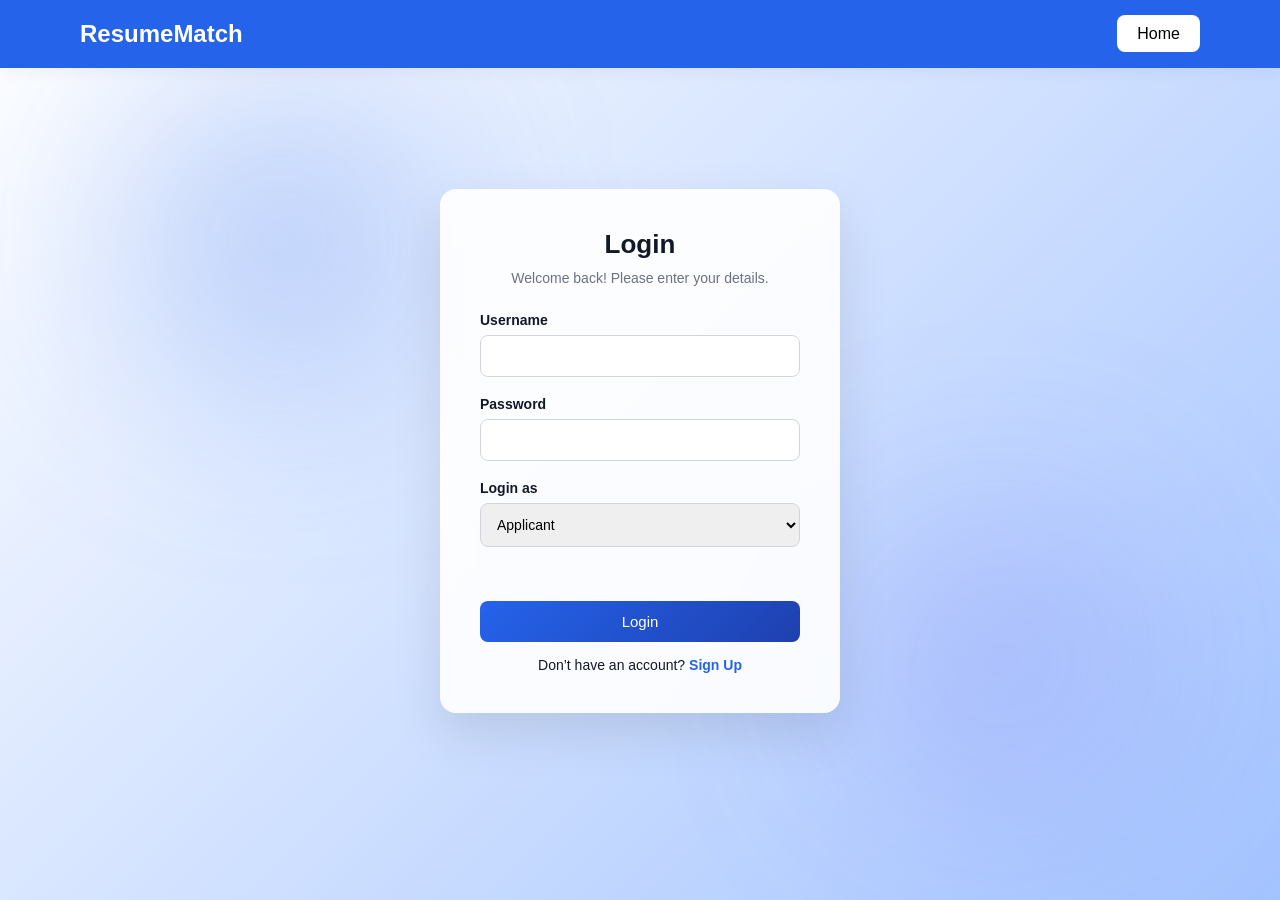
<file: Frontend/login.html>
<!DOCTYPE html>
<html lang="en">
<head>
  <meta charset="UTF-8">
  <title>Login | ResumeMatch</title>
  <link rel="stylesheet" href="login.css">
  <link rel="icon" href="https://cdn-icons-png.flaticon.com/512/1870/1870080.png">
</head>
<body>

<!-- Navbar -->
<nav class="navbar">
  <div class="logo">ResumeMatch</div>
  <div class="nav-buttons">
    <a href="index.html" class="nav-button">Home</a>
  </div>
</nav>

<!-- Auth Section -->
<section class="auth-section">
  <div class="auth-box">

    <h2 id="form-title">Login</h2>
    <p class="sub-text">Welcome back! Please enter your details.</p>

    <form id="auth-form">

      <div class="input-group">
        <label>Username</label>
        <input type="text" id="username" required>
      </div>

      <div class="input-group">
        <label>Password</label>
        <input type="password" id="password" required>
      </div>

      <div class="input-group">
        <label>Login as</label>
        <select id="role">
          <option value="applicant">Applicant</option>
          <option value="recruiter">Recruiter</option>
        </select>
      </div>

      <button type="submit" class="btn-primary full">Login</button>

      <p class="switch">
        Don’t have an account?
        <span onclick="toggleForm()">Sign Up</span>
      </p>

    </form>
  </div>
</section>

<script src="auth.js"></script>
</body>
</html>
</file>
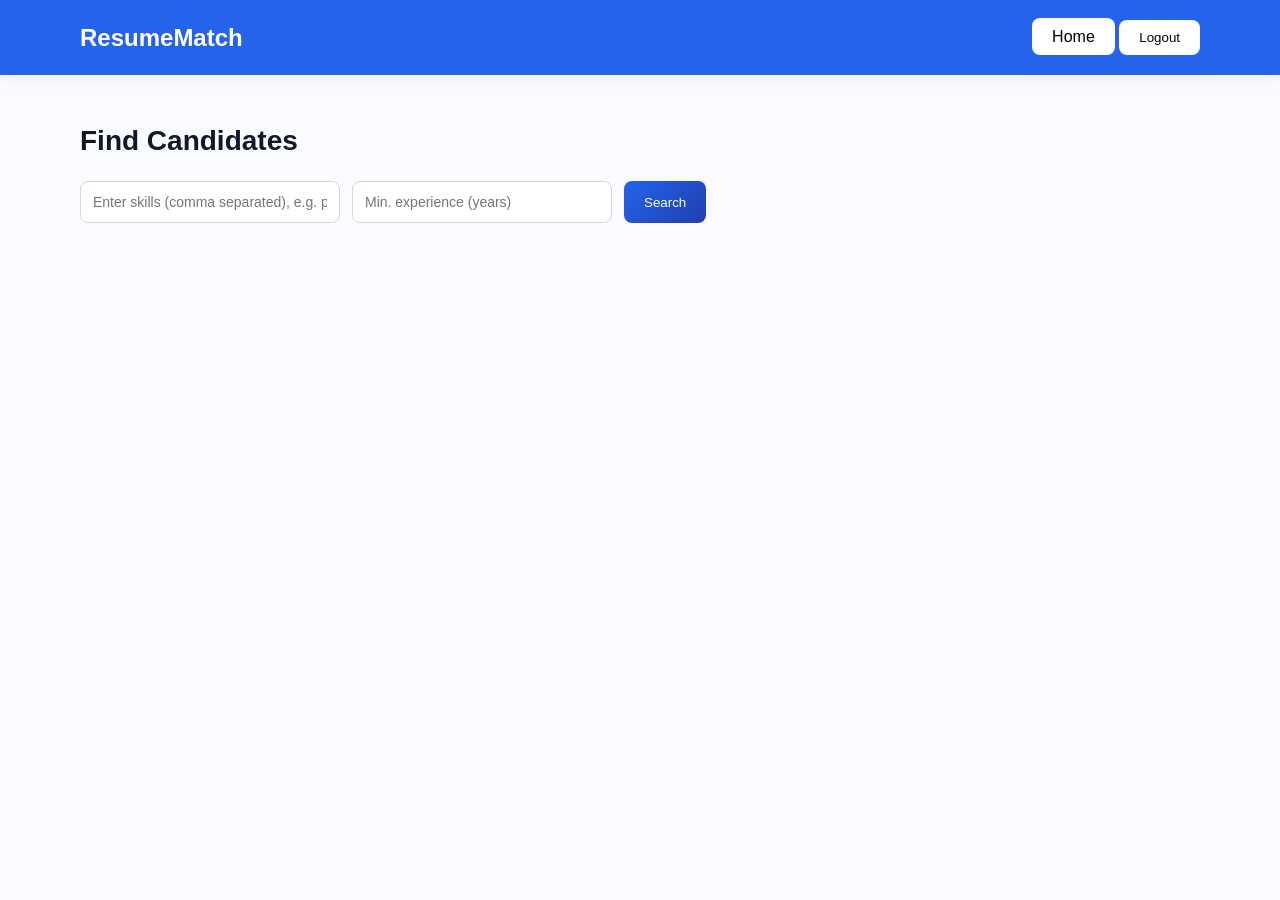
<file: Frontend/recruiter.html>
<!DOCTYPE html>
<html lang="en">
<head>
  <meta charset="UTF-8">
  <title>Recruiter Dashboard | ResumeMatch</title>
  <link rel="stylesheet" href="style.css">
  <link rel="icon" href="https://cdn-icons-png.flaticon.com/512/1870/1870080.png">
</head>
<body>

<nav class="navbar">
  <div class="logo">ResumeMatch</div>
  <div class="nav-buttons">
    <a href="index.html" class="nav-button">Home</a>
    <button type="button" class="nav-button" onclick="logout()">Logout</button>
  </div>
</nav>

<section class="recruiter">
  <h2>Find Candidates</h2>

  <form class="search-row" onsubmit="findCandidates(event)">
    <input type="text" id="skills" placeholder="Enter skills (comma separated), e.g. python, sql">
    <input type="number" id="experience" min="0" placeholder="Min. experience (years)">
    <button type="submit" class="btn-primary">Search</button>
  </form>

  <p id="search-msg" class="msg"></p>
  <div id="candidates" class="candidate-grid"></div>
</section>

<script src="script.js"></script>
</body>
</html>
</file>
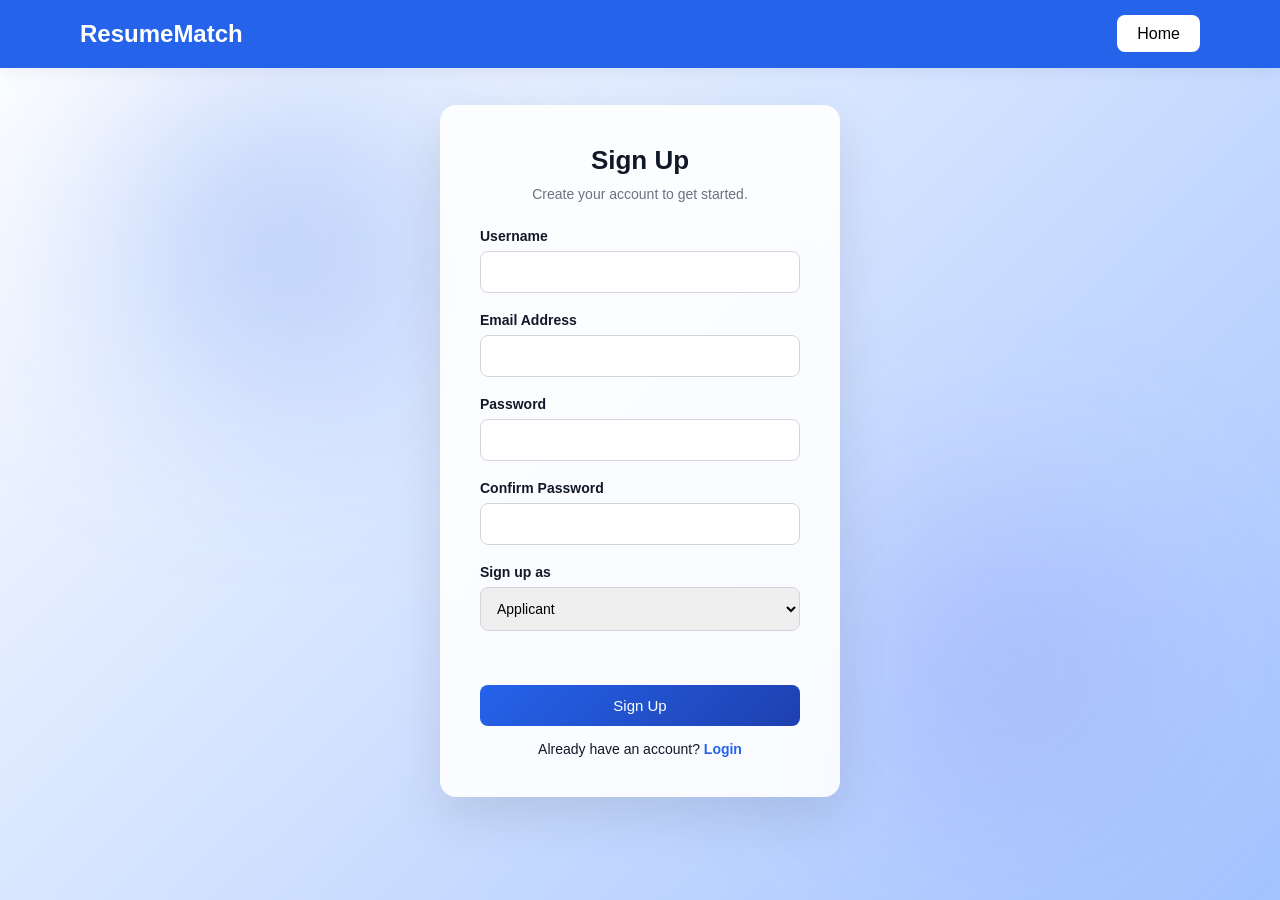
<file: Frontend/signup.html>
<!DOCTYPE html>
<html lang="en">
<head>
  <meta charset="UTF-8">
  <title>Sign Up | ResumeMatch</title>
  <link rel="stylesheet" href="login.css">
  <link rel="icon" href="https://cdn-icons-png.flaticon.com/512/1870/1870080.png">
</head>
<body>

<!-- Navbar -->
<nav class="navbar">
  <div class="logo">ResumeMatch</div>
  <div class="nav-buttons">
    <a href="index.html" class="nav-button">Home</a>
  </div>
</nav>

<section class="auth-section">
  <div class="auth-box">

    <h2 id="form-title">Sign Up</h2>
    <p class="sub-text">Create your account to get started.</p>

    <form id="auth-form">

      <div class="input-group">
        <label>Username</label>
        <input type="text" id="username" required>
      </div>

      <div class="input-group">
        <label>Email Address</label>
        <input type="email" id="email" required>
      </div>

      <div class="input-group">
        <label>Password</label>
        <input type="password" id="password" minlength="6" required>
      </div>

      <div class="input-group">
        <label>Confirm Password</label>
        <input type="password" id="confirm-password" required>
      </div>

      <div class="input-group">
        <label>Sign up as</label>
        <select id="role">
          <option value="applicant">Applicant</option>
          <option value="recruiter">Recruiter</option>
        </select>
      </div>

      <button type="submit" class="btn-primary full">Sign Up</button>

      <p class="switch">
        Already have an account?
        <span onclick="toggleForm()">Login</span>
      </p>

    </form>
  </div>
</section>

<script src="auth.js"></script>
</body>
</html>
</file>
<file: Frontend/login.css>
* {
  margin: 0;
  padding: 0;
  box-sizing: border-box;
  font-family: 'Inter', sans-serif;
}

body {
  background: linear-gradient(135deg, #ffffff, #a3c3ff);
  min-height: 100vh;
  position: relative;
  overflow: hidden;
  color: #111827;
}

/* Background Blobs */
body::before,
body::after {
  content: "";
  position: absolute;
  border-radius: 50%;
  filter: blur(100px);
  z-index: 0;
}

/* Blue blob */
body::before {
  width: 300px;
  height: 300px;
  background: rgba(37, 99, 235, 0.25);
  top: 10%;
  left: 10%;
}

/* Purple/blue blob */
body::after {
  width: 300px;
  height: 300px;
  background: rgba(99, 102, 241, 0.2);
  bottom: 10%;
  right: 10%;
}

/* ================= NAVBAR ================= */
.navbar {
  display: flex;
  justify-content: space-between;
  align-items: center;
  padding: 20px 80px;
  background: #2563eb;
  box-shadow: 0 4px 15px rgba(0,0,0,0.05);
  position: relative;
  z-index: 2;
}

.logo {
  font-size: 24px;
  font-weight: 700;
  color: white;
}

.nav-button{
  background-color: white;
  color:black;
  padding: 10px 20px;
  border-radius: 8px;
  border: none;
  cursor: pointer;
  transition: 0.3s;
  text-decoration: none;
}

.nav-buttons a {
  text-decoration: none;
}

/* ================= AUTH SECTION ================= */
.auth-section {
  display: flex;
  justify-content: center;
  align-items: center;
  height: 85vh;
  position: relative;
  z-index: 1;
}

/* ================= LOGIN CARD ================= */
.auth-box {
  background: rgba(255, 255, 255, 0.9);
  backdrop-filter: blur(15px);
  padding: 40px;
  width: 400px;
  border-radius: 16px;
  box-shadow: 0 20px 50px rgba(0,0,0,0.1);
  text-align: center;
  transition: 0.3s;
}

.auth-box:hover {
  transform: translateY(-5px);
}

/* ================= TEXT ================= */
.auth-box h2 {
  margin-bottom: 10px;
  font-size: 26px;
}

.sub-text {
  color: #6b7280;
  margin-bottom: 25px;
  font-size: 14px;
}

/* ================= INPUTS ================= */
.input-group {
  text-align: left;
  margin-bottom: 18px;
}

.input-group label {
  font-size: 14px;
  font-weight: 600;
}

.input-group input,
.input-group select {
  width: 100%;
  padding: 12px;
  margin-top: 6px;
  border-radius: 8px;
  border: 1px solid #d1d5db;
  font-size: 14px;
  transition: 0.2s;
}

/* Focus effect */
.input-group input:focus,
.input-group select:focus {
  border-color: #2563eb;
  outline: none;
  box-shadow: 0 0 0 3px rgba(37,99,235,0.15);
}

/* ================= BUTTON ================= */
.btn-primary {
  width: 100%;
  margin-top: 10px;
  padding: 12px;
  border-radius: 8px;
  border: none;
  background: linear-gradient(135deg, #2563eb, #1e40af);
  color: white;
  font-size: 15px;
  cursor: pointer;
  transition: 0.3s;
}

.btn-primary:hover {
  transform: translateY(-2px);
  box-shadow: 0 10px 20px rgba(37,99,235,0.3);
}

/* ================= OUTLINE BUTTON ================= */
.btn-outline {
  border: 2px solid #2563eb;
  color: #2563eb;
  padding: 8px 18px;
  border-radius: 8px;
}

/* ================= SWITCH TEXT ================= */
.switch {
  margin-top: 15px;
  font-size: 14px;
}

.switch span {
  color: #2563eb;
  cursor: pointer;
  font-weight: 600;
}

/* ================= RESPONSIVE ================= */
@media (max-width: 600px) {
  .navbar {
    padding: 20px;
  }

  .auth-box {
    width: 90%;
    padding: 30px;
  }
}
</file>
<file: Frontend/style.css>
/* Reset */
* {
  margin: 0;
  padding: 0;
  box-sizing: border-box;
  font-family: 'Inter', sans-serif;
}

body {
  background: #f9fbff;
  color: #111827;
}

/* NAVBAR */
.navbar {
  display: flex;
  justify-content: space-between;
  align-items: center;
  padding: 20px 80px;
  background: #2563eb;
  box-shadow: 0 4px 15px rgba(0,0,0,0.05);
}

.nav-button{
  background-color: white;
  color:black;
  padding: 10px 20px;
  border-radius: 8px;
  border: none;
  cursor: pointer;
  transition: 0.3s;
  text-decoration: none;
}

.logo {
  font-size: 24px;
  font-weight: 700;
  color: white;
}

.nav-buttons a {
  margin-left: 15px;
  text-decoration: none;
}

/* ================= BUTTONS ================= */
.btn-primary {
  background: linear-gradient(135deg, #2563eb, #1e40af);
  color: white;
  padding: 10px 20px;
  border-radius: 8px;
  border: none;
  cursor: pointer;
  transition: 0.3s;
  text-decoration: none;
}

.btn-primary:hover {
  transform: translateY(-2px);
  box-shadow: 0 10px 20px rgba(37,99,235,0.3);
}

.btn-outline {
  border: 1px solid white;
  color: white;
  padding: 8px 18px;
  border-radius: 8px;
  transition: 0.3s;
  text-decoration: none;
}

.btn-outline:hover {
  background: #2563eb;
  color: white;
}

/* ================= HERO ================= */
.hero {
  display: flex;
  justify-content: space-between;
  align-items: center;
  padding: 100px 80px;
  gap: 40px;
  background: linear-gradient(180deg, #ffffff, #a3c3ff);
}

.hero-left {
  max-width: 520px;
}

.hero h1 {
  font-size: 48px;
  margin-bottom: 20px;
  line-height: 1.2;
}

.highlight {
  color: #2563eb;
}

.hero p {
  font-size: 18px;
  color: #6b7280;
  margin-bottom: 30px;
}

.hero-buttons {
  display: flex;
  gap: 15px;
}

.hero-right img {
  width: 320px;
  animation: float 3s ease-in-out infinite;
}

/* Floating animation */
@keyframes float {
  0% { transform: translateY(0px); }
  50% { transform: translateY(-12px); }
  100% { transform: translateY(0px); }
}

/* ================= FEATURES ================= */
.features {
  padding: 100px 80px;
  background: hsl(0,0%,95%);
}

.features h2 {
  text-align: center;
  font-size: 34px;
  margin-bottom: 60px;
}

/* Grid */
.feature-grid {
  display: grid;
  grid-template-columns: repeat(auto-fit, minmax(250px,1fr));
  gap: 25px;
}

/* Blue Cards */
.feature-card.blue {
  background: linear-gradient(135deg, #4e7ee7, #1e40af);
  color: white;
  padding: 30px;
  border-radius: 16px;
  transition: 0.3s;
  position: relative;
  overflow: hidden;
}

/* subtle shine effect */
.feature-card.blue::before {
  content: "";
  position: absolute;
  top: -50%;
  left: -50%;
  width: 200%;
  height: 200%;
  background: rgba(255,255,255,0.08);
  transform: rotate(25deg);
}

.feature-card.blue:hover {
  transform: translateY(-6px);
  box-shadow: 0 20px 40px rgba(37,99,235,0.4);
}

.feature-card h3 {
  margin-bottom: 10px;
  font-size: 20px;
}

.feature-card p {
  font-size: 14px;
  opacity: 0.9;
}

/* ================= FOOTER ================= */
footer {
  text-align: center;
  padding: 25px;
  background: hsl(0,0%,0%);
  color: hsl(0,0%,100%);
  font-size: 14px;
}

/* ================= RESPONSIVE ================= */
@media (max-width: 900px) {
  .hero {
    flex-direction: column;
    text-align: center;
  }

  .hero-right img {
    width: 250px;
  }

  .navbar {
    padding: 20px;
  }

  .features {
    padding: 60px 20px;
  }
  .hero-buttons{
    justify-content: center;
  }
}
/* ================= RECRUITER PAGE ================= */
button.btn-outline {
  background: transparent;
  cursor: pointer;
  font-size: 14px;
}

.recruiter {
  padding: 50px 80px;
}

.recruiter h2 {
  font-size: 28px;
}

.search-row {
  display: flex;
  gap: 12px;
  flex-wrap: wrap;
  margin: 24px 0 12px;
}

.search-row input {
  padding: 12px;
  border: 1px solid #d1d5db;
  border-radius: 8px;
  font-size: 14px;
  min-width: 260px;
}

.msg { 
  font-size: 14px; 
  color: #6b7280; 
  margin-bottom: 16px; 
  min-height: 18px; 
}

.candidate-grid {
  display: grid;
  grid-template-columns: repeat(auto-fit, minmax(280px, 1fr));
  gap: 20px;
}

.candidate-card {
  background: white;
  padding: 24px;
  border-radius: 12px;
  box-shadow: 0 10px 30px rgba(0,0,0,0.06);
}

.candidate-card h3 { 
  margin-bottom: 6px;
}

.candidate-card p { 
  font-size: 14px; 
  color: #374151; 
  margin-top: 6px; 
}

.candidate-card .matched { 
  color: #16a34a; 
  font-weight: 600; 
}

.badge {
  display: inline-block;
  background: #dbeafe;
  color: #1e40af;
  font-size: 12px;
  font-weight: 600;
  padding: 3px 10px;
  border-radius: 999px;
}

@media (max-width: 900px) {
  .recruiter { padding: 30px 20px; }
}
</file>
